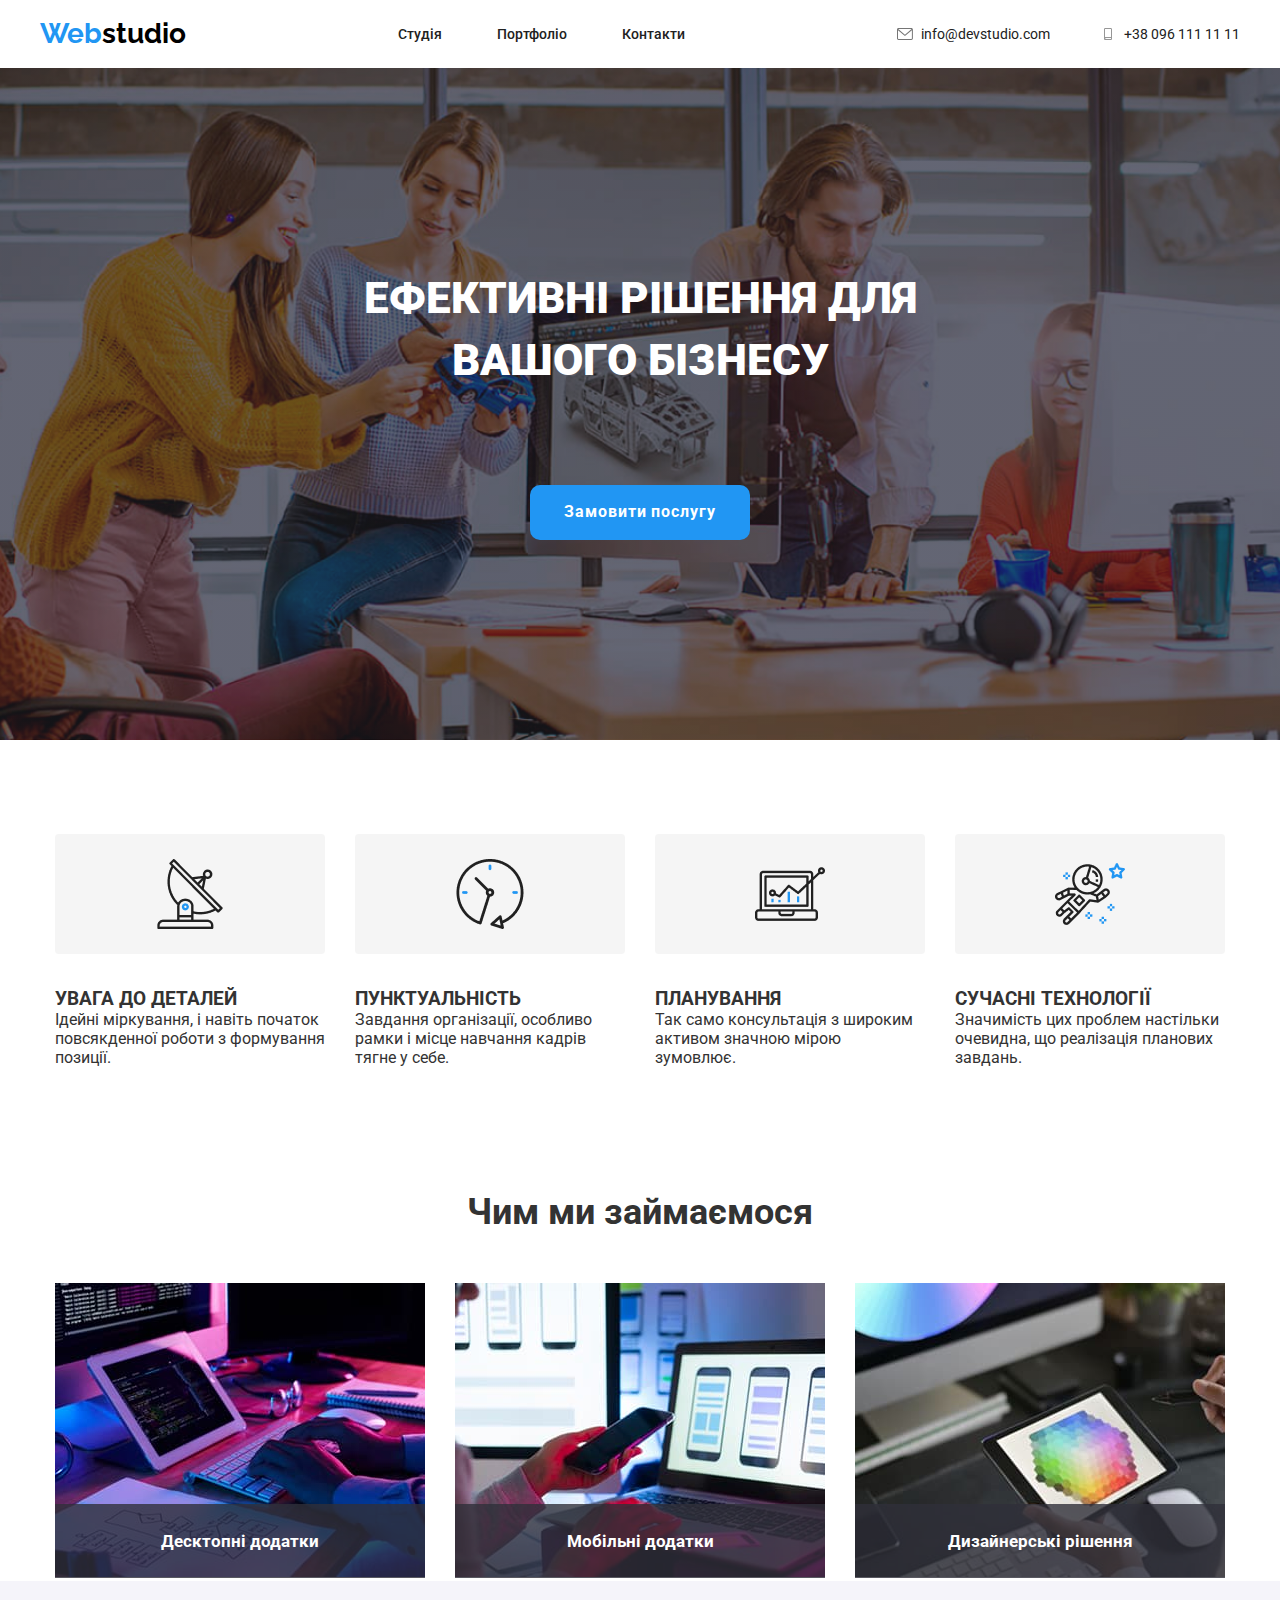
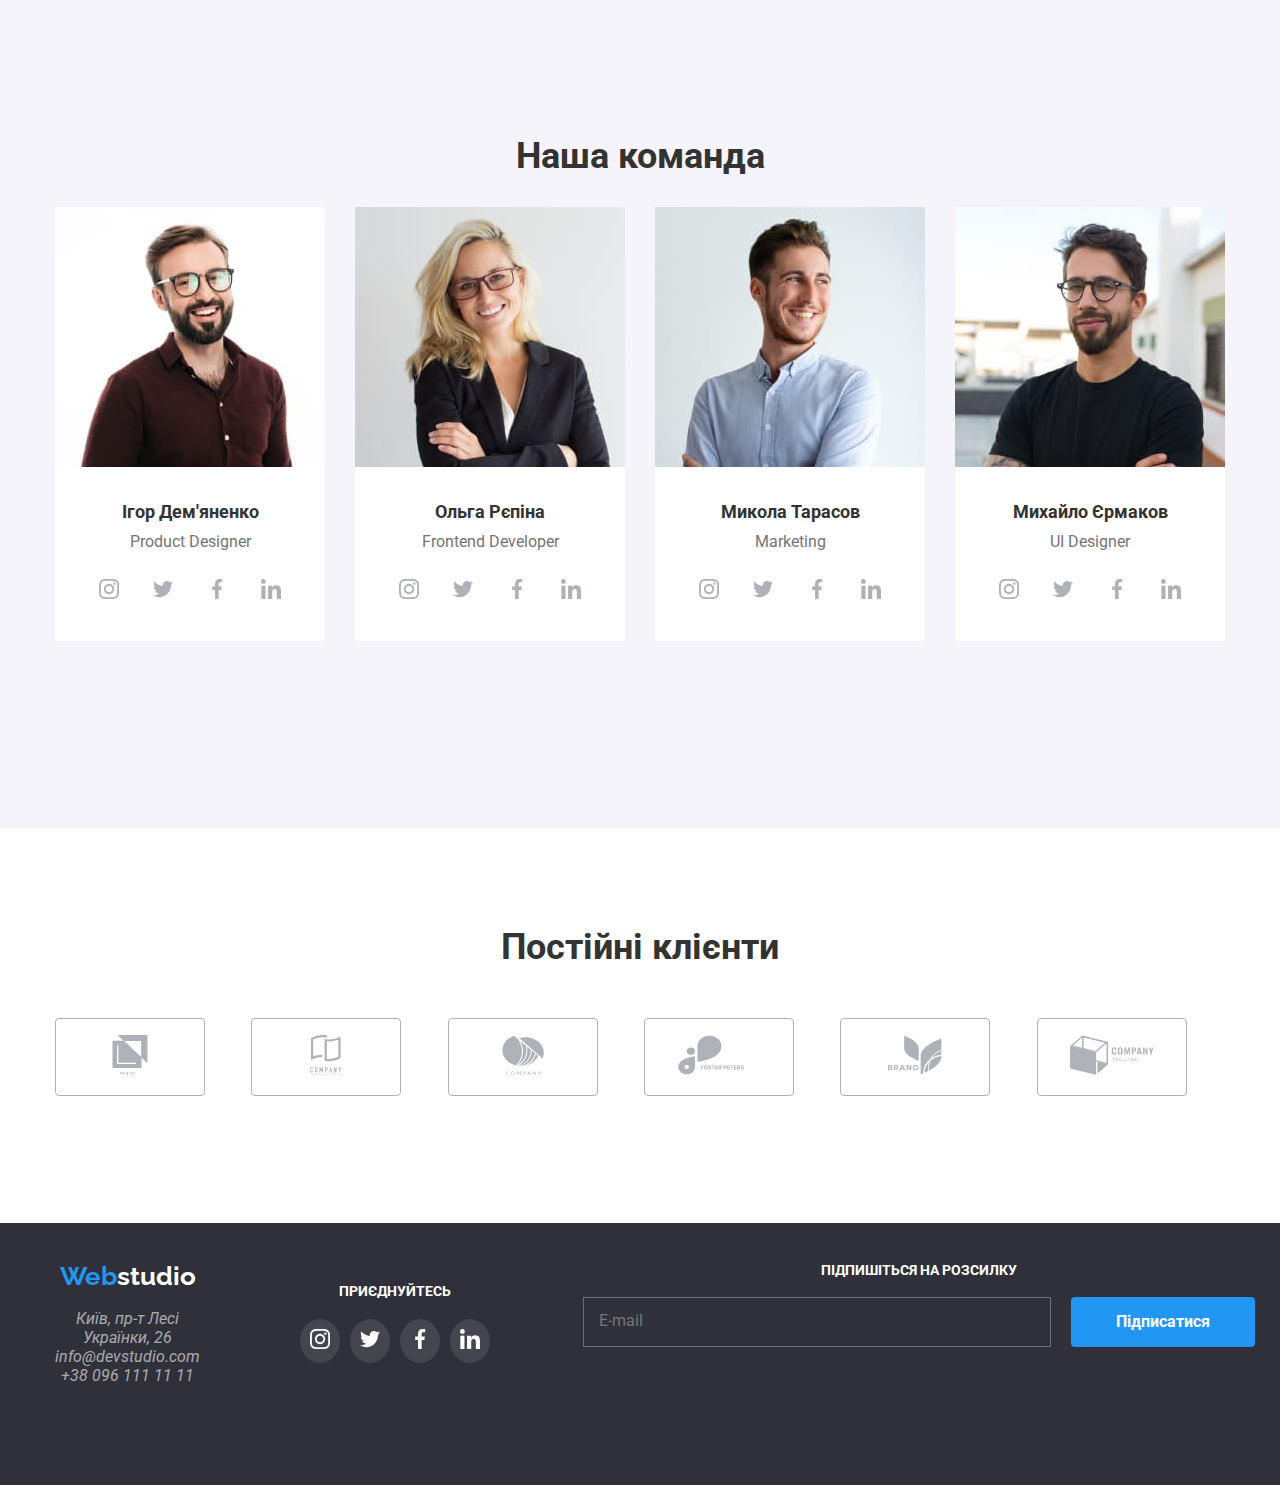
<file: index.html>
<!DOCTYPE html>
<html lang="en">
  <head>
    <meta charset="UTF-8" />
    <meta name="viewport" content="width=device-width, initial-scale=1.0" />
    <title>Webstudio</title>
    <link rel="preconnect" href="https://fonts.googleapis.com" />
    <link rel="preconnect" href="https://fonts.gstatic.com" crossorigin />
    <link
      href="https://fonts.googleapis.com/css2?family=Raleway:ital,wght@0,100..900;1,100..900&family=Roboto:ital,wght@0,100..900;1,100..900&display=swap"
      rel="stylesheet"
    />
    <link rel="stylesheet" href="./css/main.css" />
  </head>
  <body>
    <header class="container header">
      <a class="logo" href="./index.html"><span>Web</span>studio</a>
      <nav class="nav">
        <ul class="nav-list">
          <li class="nav-item"><a class="nav-link" href="">Cтудія</a></li>
          <li class="nav-item">
            <a class="nav-link" href="./portfolio.html">Портфоліо</a>
          </li>
          <li class="nav-item"><a class="nav-link" href="">Контакти</a></li>
        </ul>
      </nav>
      <ul class="header-contact">
        <li class="header-item">
          <a class="contact-email" href="" class="">
            <svg class="header-link">
              <use href="./images/symbol-defs.svg#icon-email"></use>
            </svg>
            info@devstudio.com
          </a>
        </li>
        <li class="header-item">
          <a class="contact-phone" href="">
            <svg class="header-link">
              <use href="./images/symbol-defs.svg#icon-smartphone"></use>
            </svg>
            +38 096 111 11 11</a
          >
        </li>
      </ul>
      <button type="button" data-menu-open class="btn-menu-open">
        <svg class="menu-open-svg">
          <use href="./images/symbol-defs.svg#icon-menu"></use>
        </svg>
      </button>
      <div class="menu is-hidden" data-menu>
        <div class="container">
          <button type="button" data-menu-close class="btn-menu-close">
            <svg class="menu-close-svg">
              <use href="./images/symbol-defs.svg#icon-krestic"></use>
            </svg>
          </button>
          <nav class="nav-menu">
            <ul class="nav-menu-list">
              <li class="nav-menu-item">
                <a class="nav-menu-link" href="">Cтудія</a>
              </li>
              <li class="nav-menu-item">
                <a class="nav-menu-link" href="./portfolio.html">Портфоліо</a>
              </li>
              <li class="nav-menu-item">
                <a class="nav-menu-link" href="">Контакти</a>
              </li>
            </ul>
          </nav>
          <ul class="menu-contact">
            <li class="menu-item">
              <a class="menu-contact-phone" href=""> +38 096 111 11 11</a>
            </li>
            <li class="menu-item">
              <a class="menu-contact-email" href="" class="">
                info@devstudio.com
              </a>
            </li>
          </ul>
          <ul class="menu-program">
            <li class="program-item">
              <a href="" class="program-link">Instagram</a>
            </li>
            <li class="program-item">
              <a href="" class="program-link">Twitter</a>
            </li>
            <li class="program-item">
              <a href="" class="program-link">Facebook</a>
            </li>
            <li class="program-item">
              <a href="" class="program-link">LinkedIn</a>
            </li>
          </ul>
        </div>
      </div>
    </header>
    <main class="main">
      <section class="hero">
        <div class="container">
          <h1 class="hero__title">
            Ефективні рішення для<br />
            вашого бізнесу
          </h1>
          <button type="button" class="hero__button" data-modal-open>
            Замовити послугу
          </button>
        </div>
      </section>
      <section class="features">
        <div class="container">
          <ul class="features-list">
            <li class="feature-item">
              <h3 class="feature-title">УВАГА ДО ДЕТАЛЕЙ</h3>
              <p class="feature-text">
                Ідейні міркування, і навіть початок повсякденної роботи з
                формування позиції.
              </p>
            </li>
            <li class="feature-item">
              <h3 class="feature-title">ПУНКТУАЛЬНІСТЬ</h3>
              <p class="feature-text">
                Завдання організації, особливо рамки і місце навчання кадрів
                тягне у себе.
              </p>
            </li>
            <li class="feature-item">
              <h3 class="feature-title">ПЛАНУВАННЯ</h3>
              <p class="feature-text">
                Так само консультація з широким активом значною мірою зумовлює.
              </p>
            </li>
            <li class="feature-item">
              <h3 class="feature-title">СУЧАСНІ ТЕХНОЛОГІЇ</h3>
              <p class="feature-text">
                Значимість цих проблем настільки очевидна, що реалізація
                планових завдань.
              </p>
            </li>
          </ul>
        </div>
      </section>
      <section class="services">
        <div class="container">
          <h2 class="services__title">Чим ми займаємося</h2>
          <ul class="services__list">
            <li class="services__item">
              <img
                srcset="./images/PershyX1.jpg 1x, ./images/PershyX2.jpg 2x"
                class="services__image"
                src="./images/PershyX1.jpg"
                alt=""
              />
              <p class="services__text">Десктопні додатки</p>
            </li>
            <li class="services__item">
              <img
                srcset="./images/DrygiX1.jpg 1x, ./images/DrygiX2.jpg 2x"
                class="services__image"
                src="./images/DrygiX1.jpg"
                alt=""
              />
              <p class="services__text">Мобільні додатки</p>
            </li>
            <li class="services__item">
              <img
                srcset="./images/tretyX1.jpg 1x, ./images/tretyX2.jpg 2x"
                class="services__image"
                src="./images/tretyX2.jpg"
                alt=""
              />
              <p class="services__text">Дизайнерські рішення</p>
            </li>
          </ul>
        </div>
      </section>
      <section class="team">
        <div class="container">
          <h2 class="team-title">Наша команда</h2>
          <ul class="team-list">
            <li class="team-item">
              <img
                srcset="./images/igorX1.jpg 1x, ./images/igorX2.jpg 2x"
                class="team-photo"
                src="./images/igorX1.jpg"
                alt=""
              />
              <h4 class="member-name">Ігор Дем'яненко</h4>
              <p class="member-role">Product Designer</p>
              <ul class="team-icone">
                <li class="item-icone">
                  <a href="" class="team-link">
                    <svg class="team-svg">
                      <use href="./images/symbol-defs.svg#icon-instagram"></use>
                    </svg>
                  </a>
                </li>
                <li class="item-icone">
                  <a href="" class="team-link">
                    <svg class="team-svg">
                      <use href="./images/symbol-defs.svg#icon-twitter"></use>
                    </svg>
                  </a>
                </li>
                <li class="item-icone">
                  <a href="" class="team-link">
                    <svg class="team-svg">
                      <use href="./images/symbol-defs.svg#icon-facebook"></use>
                    </svg>
                  </a>
                </li>
                <li class="item-icone">
                  <a href="" class="team-link">
                    <svg class="team-svg">
                      <use href="./images/symbol-defs.svg#icon-linkedin"></use>
                    </svg>
                  </a>
                </li>
              </ul>
            </li>
            <li class="team-item">
              <img
                srcset="./images/olgaX1.jpg 1x, ./images/olgaX2.jpg 2x"
                class="team-photo"
                src="./images/olgaX1.jpg"
                alt=""
              />
              <h4 class="member-name">Ольга Рєпіна</h4>
              <p class="member-role">Frontend Developer</p>
              <ul class="team-icone">
                <li class="icone-team">
                  <a href="" class="team-link">
                    <svg class="team-svg">
                      <use href="./images/symbol-defs.svg#icon-instagram"></use>
                    </svg>
                  </a>
                </li>
                <li class="icone-team">
                  <a href="" class="team-link">
                    <svg class="team-svg">
                      <use href="./images/symbol-defs.svg#icon-twitter"></use>
                    </svg>
                  </a>
                </li>
                <li class="icone-team">
                  <a href="" class="team-link">
                    <svg class="team-svg">
                      <use href="./images/symbol-defs.svg#icon-facebook"></use>
                    </svg>
                  </a>
                </li>
                <li class="icone-team">
                  <a href="" class="team-link">
                    <svg class="team-svg">
                      <use href="./images/symbol-defs.svg#icon-linkedin"></use>
                    </svg>
                  </a>
                </li>
              </ul>
            </li>
            <li class="team-item">
              <img
                srcset="./images/mukolaX1.jpg 1x, ./images/mukolaX2.jpg 2x"
                class="team-photo"
                src="./images/mukolaX1.jpg"
                alt=""
              />
              <h4 class="member-name">Микола Тарасов</h4>
              <p class="member-role">Marketing</p>
              <ul class="team-icone">
                <li class="icone-item">
                  <a href="" class="team-link">
                    <svg class="team-svg">
                      <use href="./images/symbol-defs.svg#icon-instagram"></use>
                    </svg>
                  </a>
                </li>
                <li class="icone-item">
                  <a href="" class="team-link">
                    <svg class="team-svg">
                      <use href="./images/symbol-defs.svg#icon-twitter"></use>
                    </svg>
                  </a>
                </li>
                <li class="icone-item">
                  <a href="" class="team-link">
                    <svg class="team-svg">
                      <use href="./images/symbol-defs.svg#icon-facebook"></use>
                    </svg>
                  </a>
                </li>
                <li class="icone-item">
                  <a href="" class="team-link">
                    <svg class="team-svg">
                      <use href="./images/symbol-defs.svg#icon-linkedin"></use>
                    </svg>
                  </a>
                </li>
              </ul>
            </li>
            <li class="team-item">
              <img
                srcset="./images/muxaX1.jpg 1x, ./images/muxaX2.jpg 2x"
                class="team-photo"
                src="./images/muxaX1.jpg"
                alt=""
              />
              <h4 class="member-name">Михайло Єрмаков</h4>
              <p class="member-role">UI Designer</p>
              <div>
                <ul class="team-icone">
                  <li class="icone-item">
                    <a href="" class="team-link">
                      <svg class="team-svg">
                        <use
                          href="./images/symbol-defs.svg#icon-instagram"
                        ></use>
                      </svg>
                    </a>
                  </li>
                  <li class="icone-item">
                    <a href="" class="team-link">
                      <svg class="team-svg">
                        <use href="./images/symbol-defs.svg#icon-twitter"></use>
                      </svg>
                    </a>
                  </li>
                  <li class="icone-item">
                    <a href="" class="team-link">
                      <svg class="team-svg">
                        <use
                          href="./images/symbol-defs.svg#icon-facebook"
                        ></use>
                      </svg>
                    </a>
                  </li>
                  <li class="icone-item">
                    <a href="" class="team-link">
                      <svg class="team-svg">
                        <use
                          href="./images/symbol-defs.svg#icon-linkedin"
                        ></use>
                      </svg>
                    </a>
                  </li>
                </ul>
              </div>
            </li>
          </ul>
        </div>
      </section>
      <section class="customers">
        <div class="container">
          <h2 class="customers-title">Постійні клієнти</h2>
          <ul class="customers-list">
            <li>
              <a href="" class="customers-link">
                <svg class="customers-svg">
                  <use
                    href="./images/symbol-defs.svg#icon-pershi-company"
                  ></use>
                </svg>
              </a>
            </li>
            <li>
              <a href="" class="customers-link">
                <svg class="customers-svg">
                  <use href="./images/symbol-defs.svg#icon-drygi-company"></use>
                </svg>
              </a>
            </li>
            <li>
              <a href="" class="customers-link">
                <svg class="customers-svg">
                  <use href="./images/symbol-defs.svg#icon-trety-company"></use>
                </svg>
              </a>
            </li>
            <li>
              <a href="" class="customers-link">
                <svg class="customers-svg">
                  <use
                    href="./images/symbol-defs.svg#icon-chetverty-company"
                  ></use>
                </svg>
              </a>
            </li>
            <li>
              <a href="" class="customers-link">
                <svg class="customers-svg">
                  <use href="./images/symbol-defs.svg#icon-paty-company"></use>
                </svg>
              </a>
            </li>
            <li>
              <a href="" class="customers-link">
                <svg class="customers-svg">
                  <use
                    href="./images/symbol-defs.svg#icon-shosti-company"
                  ></use>
                </svg>
              </a>
            </li>
          </ul>
        </div>
      </section>
    </main>
    <footer class="footer">
      <div class="container">
        <div class="footer-list">
          <div class="footer-up-line">
            <div class="footer-address">
              <a class="footer-logo logo" href=""><span>Web</span>studio</a>
              <address class="footer-info">
                <ul class="address-list">
                  <li class="address-item">
                    <a class="address-link" href=""
                      >Київ, пр-т Лесі Українки, 26</a
                    >
                  </li>
                  <li class="address-item">
                    <a class="address-link" href="">info@devstudio.com</a>
                  </li>
                  <li class="address-item">
                    <a class="address-link" href="">+38 096 111 11 11</a>
                  </li>
                </ul>
              </address>
            </div>
            <div class="footer-icone-div">
              <h2 class="footer-icone-title">приєднуйтесь</h2>
              <ul class="footer-icone">
                <li class="icone-item">
                  <a href="" class="footer-link">
                    <svg class="footer-svg">
                      <use href="./images/symbol-defs.svg#icon-instagram"></use>
                    </svg>
                  </a>
                </li>
                <li class="icone-item">
                  <a href="" class="footer-link">
                    <svg class="footer-svg">
                      <use href="./images/symbol-defs.svg#icon-twitter"></use>
                    </svg>
                  </a>
                </li>
                <li class="icone-item">
                  <a href="" class="footer-link">
                    <svg class="footer-svg">
                      <use href="./images/symbol-defs.svg#icon-facebook"></use>
                    </svg>
                  </a>
                </li>
                <li class="icone-item">
                  <a href="" class="footer-link">
                    <svg class="footer-svg">
                      <use href="./images/symbol-defs.svg#icon-linkedin"></use>
                    </svg>
                  </a>
                </li>
              </ul>
            </div>
            <div class="mailing">
              <h2 class="mailing-title">Підпишіться на розсилку</h2>
              <div class="mailing-form">
                <input
                  type="email"
                  placeholder="E-mail"
                  class="mailing-input"
                />
                <button type="submit" class="mailing-btn">Підписатися</button>
              </div>
            </div>
          </div>
        </div>
      </div>
    </footer>
    <div class="backdrop is-hidden" data-modal>
      <div class="modal">
        <button type="button" data-modal-close class="close-button">
          <svg class="close-button-svg">
            <use href="./images/symbol-defs.svg#icon-krestic"></use>
          </svg>
        </button>
        <h2 class="modal-title">
          Залиште свої дані, ми вам<br />
          передзвонимо
        </h2>

        <form class="modal-form">
          <label class="modal-ladel"
            >ім'я
            <input type="text" class="modal-input" />
            <svg class="modal-svg">
              <use href="./images/symbol-defs.svg#icon-people"></use>
            </svg>
          </label>

          <label class="modal-ladel"
            >телефон
            <input type="tel" class="modal-input" />
            <svg class="modal-svg">
              <use href="./images/symbol-defs.svg#icon-telephone"></use>
            </svg>
          </label>

          <label class="modal-ladel"
            >пошта
            <input type="email" class="modal-input" />
            <svg class="modal-svg">
              <use href="./images/symbol-defs.svg#icon-poshta"></use>
            </svg>
          </label>

          <label class="modal-ladel"
            >коментар
            <!-- <input
                    type="text"
                    placeholder="Введіть text"
                    class="modal-input-text"
                  /> -->
            <textarea class="modal-input-text"></textarea>
          </label>

          <label class="modal-label-checkbox">
            <input type="checkbox" class="input-checkbox" />
            Погоджуюся з розсилкою та приймаю
            <span><a href="" class="modal-link">Умови договору</a></span>
          </label>
          <button type="submit" class="btn-modal">Відправити</button>
        </form>
      </div>
    </div>
    <script src="./modal.js"></script>
  </body>
</html>
</file>
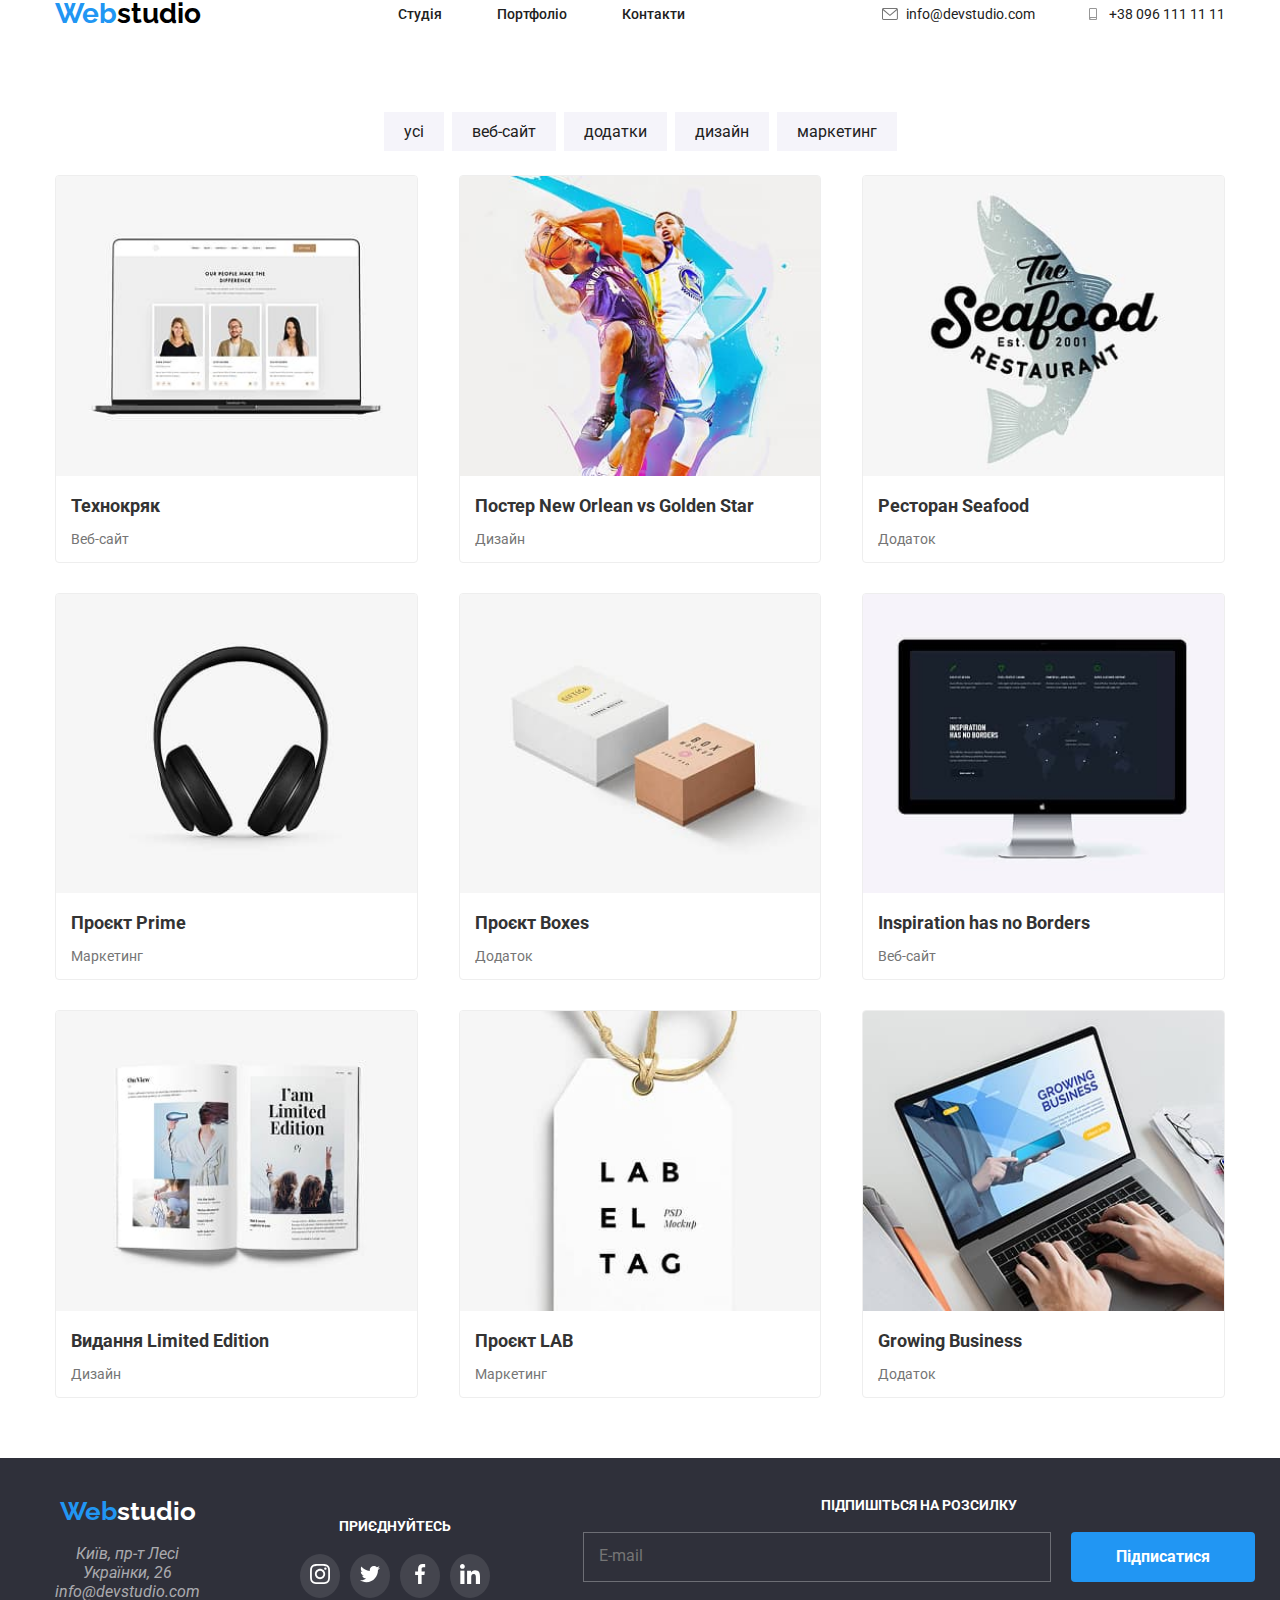
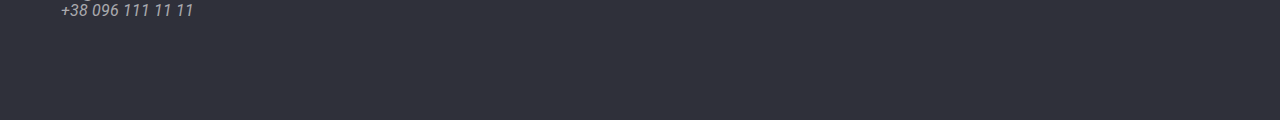
<file: portfolio.html>
<!DOCTYPE html>
<html lang="en">
  <head>
    <meta charset="UTF-8" />
    <meta name="viewport" content="width=device-width, initial-scale=1.0" />
    <title>Портфоліо</title>
    <link rel="preconnect" href="https://fonts.googleapis.com" />
    <link rel="preconnect" href="https://fonts.gstatic.com" crossorigin />
    <link
      href="https://fonts.googleapis.com/css2?family=Raleway:ital,wght@0,100..900;1,100..900&family=Roboto:ital,wght@0,100..900;1,100..900&display=swap"
      rel="stylesheet"
    />
    <link rel="stylesheet" href="./css/portfolio.css" />
  </head>
  <body>
    <header class="container header">
      <a class="logo" href="./index.html"><span>Web</span>studio</a>
      <nav class="nav">
        <ul class="nav-list">
          <li class="nav-item">
            <a class="nav-link" href="./index.html">Cтудія</a>
          </li>
          <li class="nav-item">
            <a class="nav-link" href="./portfolio.html">Портфоліо</a>
          </li>
          <li class="nav-item"><a class="nav-link" href="">Контакти</a></li>
        </ul>
      </nav>
      <ul class="header-contact">
        <li class="header-item">
          <a class="contact-email" href="" class="">
            <svg class="header-link">
              <use href="./images/symbol-defs.svg#icon-email"></use>
            </svg>
            info@devstudio.com
          </a>
        </li>
        <li class="header-item">
          <a class="contact-phone" href="">
            <svg class="header-link">
              <use href="./images/symbol-defs.svg#icon-smartphone"></use>
            </svg>
            +38 096 111 11 11</a
          >
        </li>
      </ul>
      <button type="button" data-menu-open class="btn-menu-open">
        <svg class="menu-open-svg">
          <use href="./images/symbol-defs.svg#icon-menu"></use>
        </svg>
      </button>
      <div class="menu is-hidden" data-menu>
        <div class="container">
          <button type="button" data-menu-close class="btn-menu-close">
            <svg class="menu-close-svg">
              <use href="./images/symbol-defs.svg#icon-krestic"></use>
            </svg>
          </button>
          <nav class="nav-menu">
            <ul class="nav-menu-list">
              <li class="nav-menu-item">
                <a class="nav-menu-link" href="">Cтудія</a>
              </li>
              <li class="nav-menu-item">
                <a class="nav-menu-link" href="./portfolio.html">Портфоліо</a>
              </li>
              <li class="nav-menu-item">
                <a class="nav-menu-link" href="">Контакти</a>
              </li>
            </ul>
          </nav>
          <ul class="menu-contact">
            <li class="menu-item">
              <a class="menu-contact-phone" href=""> +38 096 111 11 11</a>
            </li>
            <li class="menu-item">
              <a class="menu-contact-email" href="" class="">
                info@devstudio.com
              </a>
            </li>
          </ul>
          <ul class="menu-program">
            <li class="program-item">
              <a href="" class="program-link">Instagram</a>
            </li>
            <li class="program-item">
              <a href="" class="program-link">Twitter</a>
            </li>
            <li class="program-item">
              <a href="" class="program-link">Facebook</a>
            </li>
            <li class="program-item">
              <a href="" class="program-link">LinkedIn</a>
            </li>
          </ul>
        </div>
      </div>
    </header>

    <section class="container portfolio">
      <ul class="filter-list">
        <li class="filter-item"><a class="filter-link" href="">усі</a></li>
        <li class="filter-item"><a class="filter-link" href="">веб-сайт</a></li>
        <li class="filter-item"><a class="filter-link" href="">додатки</a></li>
        <li class="filter-item"><a class="filter-link" href="">дизайн</a></li>
        <li class="filter-item">
          <a class="filter-link" href="">маркетинг</a>
        </li>
      </ul>

      <ul class="projects-list">
        <li class="project-item">
          <img
            srcset="./images/noutX1.jpg 1x, ./images/noutX2.jpg 2x"
            class="project-image"
            src="./images/noutX1.jpg"
            alt=""
          />
          <p class="portfolio-text">
            Ресурс пропонує комплексні<br />
            пропозиції з різним рівнем<br />
            функціоналу та сервісів. Все це<br />
            дозволить відвідувачу отримати<br />
            вичерпні відомості про компанію<br />
            чи приватну особу.
          </p>
          <h4 class="project-title">Технокряк</h4>
          <p class="project-category">Веб-сайт</p>
        </li>
        <li class="project-item">
          <img
            srcset="./images/posterX1.jpg 1x, ./images/posterX2.jpg 2x"
            class="project-image"
            src="./images/posterX1.jpg"
            alt=""
          />
          <p class="portfolio-text">
            Ресурс пропонує комплексні<br />
            пропозиції з різним рівнем<br />
            функціоналу та сервісів. Все це<br />
            дозволить відвідувачу отримати<br />
            вичерпні відомості про компанію<br />
            чи приватну особу.
          </p>
          <h4 class="project-title">Постер New Orlean vs Golden Star</h4>
          <p class="project-category">Дизайн</p>
        </li>
        <li class="project-item">
          <img
            srcset="./images/SeafoodX1.jpg 1x, ./images/SeafoodX2.jpg 2x"
            class="project-image"
            src="./images/SeafoodX1.jpg"
            alt=""
          />
          <p class="portfolio-text">
            Ресурс пропонує комплексні<br />
            пропозиції з різним рівнем<br />
            функціоналу та сервісів. Все це<br />
            дозволить відвідувачу отримати<br />
            вичерпні відомості про компанію<br />
            чи приватну особу.
          </p>
          <h4 class="project-title">Ресторан Seafood</h4>
          <p class="project-category">Додаток</p>
        </li>
        <li class="project-item">
          <img
            srcset="./images/naushnikX1.jpg 1x, ./images/naushnikX2.jpg 2x"
            class="project-image"
            src="./images/naushnikX1.jpg"
            alt=""
          />
          <p class="portfolio-text">
            Ресурс пропонує комплексні<br />
            пропозиції з різним рівнем<br />
            функціоналу та сервісів. Все це<br />
            дозволить відвідувачу отримати<br />
            вичерпні відомості про компанію<br />
            чи приватну особу.
          </p>
          <h4 class="project-title">Проєкт Prime</h4>
          <p class="project-category">Маркетинг</p>
        </li>
        <li class="project-item">
          <img
            srcset="./images/korobkaX1.jpg 1x, ./images/korobkaX2.jpg 2x"
            class="project-image"
            src="./images/korobkaX1.jpg"
            alt=""
          />
          <p class="portfolio-text">
            Ресурс пропонує комплексні<br />
            пропозиції з різним рівнем<br />
            функціоналу та сервісів. Все це<br />
            дозволить відвідувачу отримати<br />
            вичерпні відомості про компанію<br />
            чи приватну особу.
          </p>
          <h4 class="project-title">Проєкт Boxes</h4>
          <p class="project-category">Додаток</p>
        </li>
        <li class="project-item">
          <img
            srcset="./images/ekranX1.jpg 1x, ./images/ekranX2.jpg 2x"
            class="project-image"
            src="./images/ekranX1.jpg"
            alt=""
          />
          <p class="portfolio-text">
            Ресурс пропонує комплексні<br />
            пропозиції з різним рівнем<br />
            функціоналу та сервісів. Все це<br />
            дозволить відвідувачу отримати<br />
            вичерпні відомості про компанію<br />
            чи приватну особу.
          </p>
          <h4 class="project-title">Inspiration has no Borders</h4>
          <p class="project-category">Веб-сайт</p>
        </li>
        <li class="project-item">
          <img
            srcset="./images/knugaX1.jpg 1x, ./images/knugaX2.jpg 2x"
            class="project-image"
            src="./images/knugaX1.jpg"
            alt=""
          />
          <p class="portfolio-text">
            Ресурс пропонує комплексні<br />
            пропозиції з різним рівнем<br />
            функціоналу та сервісів. Все це<br />
            дозволить відвідувачу отримати<br />
            вичерпні відомості про компанію<br />
            чи приватну особу.
          </p>
          <h4 class="project-title">Видання Limited Edition</h4>
          <p class="project-category">Дизайн</p>
        </li>
        <li class="project-item">
          <img
            srcset="./images/labX1.jpg 1x, ./images/labX2.jpg 2x"
            class="project-image"
            src="./images/labX1.jpg"
            alt=""
          />
          <p class="portfolio-text">
            Ресурс пропонує комплексні<br />
            пропозиції з різним рівнем<br />
            функціоналу та сервісів. Все це<br />
            дозволить відвідувачу отримати<br />
            вичерпні відомості про компанію<br />
            чи приватну особу.
          </p>
          <h4 class="project-title">Проєкт LAB</h4>
          <p class="project-category">Маркетинг</p>
        </li>
        <li class="project-item">
          <img
            srcset="./images/nout&rukiX1.jpg 1x, ./images/nout&rukiX2.jpg 2x"
            class="project-image"
            src="./images/nout&rukiX1.jpg"
            alt=""
          />
          <p class="portfolio-text">
            Ресурс пропонує комплексні<br />
            пропозиції з різним рівнем<br />
            функціоналу та сервісів. Все це<br />
            дозволить відвідувачу отримати<br />
            вичерпні відомості про компанію<br />
            чи приватну особу.
          </p>
          <h4 class="project-title">Growing Business</h4>
          <p class="project-category">Додаток</p>
        </li>
      </ul>
    </section>
    <footer class="footer">
      <div class="container">
        <div class="footer-list">
          <div class="footer-up-line">
            <div class="footer-address">
              <a class="footer-logo logo" href=""><span>Web</span>studio</a>
              <address class="footer-info">
                <ul class="address-list">
                  <li class="address-item">
                    <a class="address-link" href=""
                      >Київ, пр-т Лесі Українки, 26</a
                    >
                  </li>
                  <li class="address-item">
                    <a class="address-link" href="">info@devstudio.com</a>
                  </li>
                  <li class="address-item">
                    <a class="address-link" href="">+38 096 111 11 11</a>
                  </li>
                </ul>
              </address>
            </div>
            <div class="footer-icone-div">
              <h2 class="footer-icone-title">приєднуйтесь</h2>
              <ul class="footer-icone">
                <li class="icone-item">
                  <a href="" class="footer-link">
                    <svg class="footer-svg">
                      <use href="./images/symbol-defs.svg#icon-instagram"></use>
                    </svg>
                  </a>
                </li>
                <li class="icone-item">
                  <a href="" class="footer-link">
                    <svg class="footer-svg">
                      <use href="./images/symbol-defs.svg#icon-twitter"></use>
                    </svg>
                  </a>
                </li>
                <li class="icone-item">
                  <a href="" class="footer-link">
                    <svg class="footer-svg">
                      <use href="./images/symbol-defs.svg#icon-facebook"></use>
                    </svg>
                  </a>
                </li>
                <li class="icone-item">
                  <a href="" class="footer-link">
                    <svg class="footer-svg">
                      <use href="./images/symbol-defs.svg#icon-linkedin"></use>
                    </svg>
                  </a>
                </li>
              </ul>
            </div>
            <div class="mailing">
              <h2 class="mailing-title">Підпишіться на розсилку</h2>
              <div class="mailing-form">
                <input
                  type="email"
                  placeholder="E-mail"
                  class="mailing-input"
                />
                <button type="submit" class="mailing-btn">Підписатися</button>
              </div>
            </div>
          </div>
        </div>
      </div>
    </footer>
  </body>
</html>
</file>
<file: css/main.css>
.projects-list, .footer-icone, .customers-list, .customers, .team-list, .services__list, .features-list, .features, .nav-list, .header {
  display: -webkit-box;
  display: -ms-flexbox;
  display: flex;
  -webkit-box-align: center;
      -ms-flex-align: center;
          align-items: center;
  -webkit-box-pack: justify;
      -ms-flex-pack: justify;
          justify-content: space-between;
}

* {
  margin: 0;
  padding: 0;
  -webkit-box-sizing: border-box;
          box-sizing: border-box;
}

ul {
  list-style: none;
}

a {
  text-decoration: none;
}

body {
  font-family: "Roboto", sans-serif;
  background-color: #ffffff;
  color: #333333;
}

h1 {
  color: #212121;
}

a {
  color: #212121;
}

.servise {
  margin-bottom: 94px;
}

.is-hidden {
  display: none;
}

.container {
  margin-left: auto;
  margin-right: auto;
  width: 100%;
  padding: 0 15px;
}
@media screen and (min-width: 480px) {
  .container {
    max-width: 480px;
  }
}
@media screen and (min-width: 768px) {
  .container {
    max-width: 768px;
  }
}
@media screen and (min-width: 1200px) {
  .container {
    max-width: 1200px;
  }
}

.logo {
  font-family: "Raleway";
  font-weight: 700;
  font-size: 26px;
  line-height: 100%;
  font-size: 28px;
  font-weight: bold;
  color: #000;
  text-decoration: none;
}

.logo span {
  color: #2196f3;
}

.header {
  -webkit-box-align: center;
      -ms-flex-align: center;
          align-items: center;
  padding: 20px 0;
  -ms-flex-wrap: wrap;
      flex-wrap: wrap;
  gap: 15px;
}

.nav-list {
  display: none;
}
@media screen and (min-width: 768px) {
  .nav-list {
    display: -webkit-box;
    display: -ms-flexbox;
    display: flex;
    gap: 50px;
  }
}
@media screen and (min-width: 1200px) {
  .nav-list {
    display: -webkit-box;
    display: -ms-flexbox;
    display: flex;
    gap: 55px;
  }
}

.nav-link {
  font-family: "Roboto", sans-serif;
  font-weight: 500;
  font-size: 14px;
  -webkit-transition: color 0.5s cubic-bezier(0.4, 0, 0.2, 1);
  transition: color 0.5s cubic-bezier(0.4, 0, 0.2, 1);
  position: relative;
  display: none;
}
@media screen and (min-width: 768px) {
  .nav-link {
    display: -webkit-box;
    display: -ms-flexbox;
    display: flex;
  }
}
@media screen and (min-width: 1200px) {
  .nav-link {
    display: -webkit-box;
    display: -ms-flexbox;
    display: flex;
  }
}

.nav-link:hover {
  color: rgb(33, 150, 243);
}

.nav-link:after {
  content: "";
  display: block;
  background-color: rgb(33, 150, 243);
  width: 100%;
  height: 3px;
  position: absolute;
  left: 0;
  bottom: -20px;
  opacity: 0;
  -webkit-transform: scale(0);
          transform: scale(0);
  -webkit-transition: opacity 0.5s linear, -webkit-transform 0.5s linear;
  transition: opacity 0.5s linear, -webkit-transform 0.5s linear;
  transition: opacity 0.5s linear, transform 0.5s linear;
  transition: opacity 0.5s linear, transform 0.5s linear, -webkit-transform 0.5s linear;
}

.nav-link:hover::after {
  opacity: 1;
  -webkit-transform: scaleX(1);
          transform: scaleX(1);
}

.header-contact {
  display: none;
}
@media screen and (min-width: 768px) {
  .header-contact {
    display: -webkit-box;
    display: -ms-flexbox;
    display: flex;
    -webkit-box-orient: vertical;
    -webkit-box-direction: normal;
        -ms-flex-direction: column;
            flex-direction: column;
    gap: 10px;
  }
}
@media screen and (min-width: 1200px) {
  .header-contact {
    display: -webkit-box;
    display: -ms-flexbox;
    display: flex;
    -webkit-box-orient: horizontal;
    -webkit-box-direction: normal;
        -ms-flex-direction: row;
            flex-direction: row;
    gap: 50px;
  }
}

.contact-email,
.contact-phone {
  position: relative;
  color: #212121;
  text-decoration: none;
  font-size: 14px;
  display: inline-block;
  padding-left: 24px;
  -webkit-transition: color 0.3s;
  transition: color 0.3s;
  display: none;
}
@media screen and (min-width: 768px) {
  .contact-email,
  .contact-phone {
    display: -webkit-box;
    display: -ms-flexbox;
    display: flex;
  }
}
@media screen and (min-width: 1200px) {
  .contact-email,
  .contact-phone {
    display: -webkit-box;
    display: -ms-flexbox;
    display: flex;
  }
}

.contact-email .header-link,
.contact-phone .header-link {
  position: absolute;
  left: 0;
  top: 50%;
  -webkit-transform: translateY(-50%);
          transform: translateY(-50%);
  width: 16px;
  height: 12px;
  fill: rgb(117, 117, 117);
  -webkit-transition: fill 250ms cubic-bezier(0.4, 0, 0.2, 1), color 250ms cubic-bezier(0.4, 0, 0.2, 1);
  transition: fill 250ms cubic-bezier(0.4, 0, 0.2, 1), color 250ms cubic-bezier(0.4, 0, 0.2, 1);
  display: none;
}
@media screen and (min-width: 768px) {
  .contact-email .header-link,
  .contact-phone .header-link {
    display: -webkit-box;
    display: -ms-flexbox;
    display: flex;
  }
}
@media screen and (min-width: 1200px) {
  .contact-email .header-link,
  .contact-phone .header-link {
    display: -webkit-box;
    display: -ms-flexbox;
    display: flex;
  }
}

.contact-email:hover,
.contact-phone:hover {
  color: rgb(33, 150, 243);
}

.contact-email:hover .header-link,
.contact-phone:hover .header-link {
  fill: rgb(33, 150, 243);
}

.btn-menu-open {
  display: inline-block;
  background-color: transparent;
  border: none;
}
@media screen and (min-width: 768px) {
  .btn-menu-open {
    display: none;
  }
}

.menu-open-svg {
  width: 24px;
  height: 16px;
}

.menu {
  position: fixed;
  background-color: #fff;
  top: 0;
  left: 0;
  width: 100vw;
  height: 100vh;
}

.btn-menu-close {
  display: -webkit-box;
  display: -ms-flexbox;
  display: flex;
  border: none;
}

.menu-close-svg {
  width: 18px;
  height: 18px;
  position: absolute;
  top: 21px;
  right: 175px;
}

.nav-menu-list {
  display: -webkit-box;
  display: -ms-flexbox;
  display: flex;
  -webkit-box-orient: vertical;
  -webkit-box-direction: normal;
      -ms-flex-direction: column;
          flex-direction: column;
  margin-top: 48px;
  margin-bottom: 320px;
}

.nav-menu-item {
  padding-bottom: 36px;
}

.nav-menu-link {
  font-family: "Roboto", sans-serif;
  font-weight: 500;
  font-size: 40px;
  line-height: 100%;
  letter-spacing: 2%;
  color: black;
}

.menu-contact {
  margin-bottom: 64px;
}

.menu-item {
  margin-bottom: 32px;
}

.menu-contact-email {
  font-family: "Roboto", sans-serif;
  font-weight: 500;
  font-size: 24px;
  line-height: 100%;
  letter-spacing: 2%;
  color: rgb(117, 117, 117);
}

.menu-contact-phone {
  font-family: "Roboto", sans-serif;
  font-weight: 500;
  font-size: 34px;
  line-height: 100%;
  letter-spacing: 2%;
}

.menu-program {
  display: -webkit-box;
  display: -ms-flexbox;
  display: flex;
  gap: 40px;
}

.program-item {
  font-family: "Roboto", sans-serif;
  font-weight: 500;
  font-size: 18px;
  line-height: 22px;
  letter-spacing: 2%;
  position: relative;
}

.program-link {
  color: rgb(33, 150, 243);
}

.program-link::after {
  content: "";
  display: block;
  position: absolute;
  top: 0;
  left: 90px;
  width: 1px;
  height: 100%;
  background-color: rgba(33, 33, 33, 0.2);
}

.hero {
  text-align: center;
  padding: 200px 0;
  background-image: -webkit-gradient(linear, left bottom, left top, from(rgba(47, 48, 58, 0.4)), to(rgba(47, 48, 58, 0.4))), url(./../images/sima.png);
  background-image: linear-gradient(to top, rgba(47, 48, 58, 0.4), rgba(47, 48, 58, 0.4)), url(./../images/sima.png);
  /* background-color: rgba(47, 48, 58, 1); */
  margin-bottom: 94px;
  background-repeat: no-repeat;
  background-size: cover;
  background-position: center;
  width: 100%;
}
.hero__title {
  font-family: "Roboto", sans-serif;
  color: #fff;
  font-size: 26px;
  font-weight: 700;
  margin-bottom: 94px;
  line-height: 1.4;
}
@media screen and (min-width: 480px) {
  .hero__title {
    font-weight: 900;
    font-size: 44px;
  }
}
@media screen and (min-width: 768px) {
  .hero__title {
    font-weight: 900;
    font-size: 44px;
    text-transform: uppercase;
  }
}
.hero__button {
  font-family: "Roboto", sans-serif;
  font-weight: 700;
  font-size: 16px;
  letter-spacing: 0.06em;
  line-height: 1.9;
  border-radius: 4px;
  color: #fff;
  background-color: rgb(33, 150, 243);
  padding: 10px 32px;
  border-color: transparent;
  border-radius: 10px;
  cursor: pointer;
}

.features {
  margin-bottom: 94px;
}

.features-list {
  -webkit-box-orient: vertical;
  -webkit-box-direction: normal;
      -ms-flex-direction: column;
          flex-direction: column;
  margin-bottom: 30px;
  -webkit-box-align: stretch;
      -ms-flex-align: stretch;
          align-items: stretch;
}
@media screen and (min-width: 768px) {
  .features-list {
    display: grid;
    grid-template-columns: repeat(2, 1fr);
    grid-template-rows: repeat(2, 1fr);
    gap: 30px;
  }
}
@media screen and (min-width: 1200px) {
  .features-list {
    display: grid;
    grid-template-columns: repeat(4, 1fr);
    grid-template-rows: repeat(1, 1fr);
    gap: 30px;
  }
}

.feature-item::before {
  content: "";
  display: inline-block;
  width: 270px;
  height: 120px;
  background-repeat: no-repeat;
  background-position: center;
  border-radius: 4px;
  background-color: #f5f5f5;
  margin-bottom: 30px;
}
@media screen and (min-width: 480px) {
  .feature-item::before {
    width: 100%;
  }
}
@media screen and (min-width: 1200px) {
  .feature-item::before {
    margin-bottom: 30px;
  }
}

.feature-item:nth-child(1)::before {
  background-image: url(./../images/antenna.png);
}

.feature-item:nth-child(2)::before {
  background-image: url(./../images/clock.png);
}

.feature-item:nth-child(3)::before {
  background-image: url(./../images/diagram.png);
}

.feature-item:nth-child(4)::before {
  background-image: url(./../images/astronaut.png);
}

.services {
  display: none;
}
@media screen and (min-width: 1200px) {
  .services {
    display: block;
  }
}
.services__title {
  font-family: "Roboto", sans-serif;
  font-weight: 700;
  font-size: 36px;
  text-align: center;
}
.services__list {
  gap: 30px;
  margin-top: 50px;
}
.services__image {
  width: 100%;
}
.services__item {
  position: relative;
}
.services__text {
  font-family: "Roboto", sans-serif;
  font-weight: 700;
  font-size: 17px;
  text-align: center;
  padding: 27px;
  color: rgb(255, 255, 255);
  position: absolute;
  bottom: 3px;
  width: 100%;
  background-color: rgba(47, 48, 58, 0.8);
}

.team {
  background-color: #f5f4fa;
  padding-top: 94px;
  padding-bottom: 94px;
}
@media screen and (min-width: 768px) {
  .team {
    display: -webkit-box;
    display: -ms-flexbox;
    display: flex;
  }
}
.team-list {
  -webkit-box-orient: vertical;
  -webkit-box-direction: normal;
      -ms-flex-direction: column;
          flex-direction: column;
  gap: 30px;
}
@media screen and (min-width: 768px) {
  .team-list {
    display: grid;
    grid-template-columns: repeat(2, 1fr);
    grid-template-rows: repeat(2, 1fr);
    grid-column-gap: 30px;
    grid-row-gap: 30px;
  }
}
@media screen and (min-width: 1200px) {
  .team-list {
    display: -webkit-box;
    display: -ms-flexbox;
    display: flex;
    -webkit-box-orient: horizontal;
    -webkit-box-direction: normal;
        -ms-flex-direction: row;
            flex-direction: row;
  }
}

.team-icone {
  display: -webkit-box;
  display: -ms-flexbox;
  display: flex;
  -webkit-box-pack: center;
      -ms-flex-pack: center;
          justify-content: center;
  gap: 10px;
}
@media screen and (min-width: 768px) and (max-width: 1199px) {
  .team-icone {
    padding-left: 0px;
  }
}

.team-item {
  background-color: #fff;
  text-align: center;
  width: 100%;
  padding-bottom: 30px;
  margin-bottom: 94px;
}
.team-item:hover {
  -webkit-box-shadow: 0px 2px 1px 0px rgba(0, 0, 0, 0.2), 0px 1px 1px 0px rgba(0, 0, 0, 0.1411764706), 0px 1px 3px 0px rgba(0, 0, 0, 0.1215686275);
          box-shadow: 0px 2px 1px 0px rgba(0, 0, 0, 0.2), 0px 1px 1px 0px rgba(0, 0, 0, 0.1411764706), 0px 1px 3px 0px rgba(0, 0, 0, 0.1215686275);
}

.team-title {
  text-align: center;
  margin-top: 60px;
  margin-bottom: 30px;
  font-size: 36px;
  font-weight: 700px;
}
.team-member {
  text-align: center;
  background-color: #ffffff;
  padding: 20px;
}
.team-photo {
  -webkit-box-orient: horizontal;
  -webkit-box-direction: normal;
      -ms-flex-direction: row;
          flex-direction: row;
  width: 100%;
  height: auto;
  -webkit-box-pack: justify;
      -ms-flex-pack: justify;
          justify-content: space-between;
}
@media screen and (min-width: 768px) {
  .team-photo {
    width: 344px;
    height: 344px;
  }
}
@media screen and (min-width: 1200px) {
  .team-photo {
    width: 100%;
    height: 260px;
  }
}

.member-name {
  margin-top: 30px;
  margin-bottom: 10px;
  font-size: 18px;
  font-weight: bold;
}
.member-role {
  color: #757575;
  margin-bottom: 16px;
}
.team-link {
  display: -webkit-box;
  display: -ms-flexbox;
  display: flex;
  -webkit-box-align: center;
      -ms-flex-align: center;
          align-items: center;
  padding: 12px;
  border-radius: 50%;
  color: rgb(175, 177, 184);
  -webkit-transition: background-color 0.3s, border 0.3s, fill 0.3s;
  transition: background-color 0.3s, border 0.3s, fill 0.3s;
}

.team-link:hover,
.team-link:focus {
  background-color: rgb(33, 150, 243);
  color: #fff;
}

.team-link:hover .team-svg,
.team-link:focus .team-svg {
  fill: #fff;
}

.team-svg {
  width: 20px;
  height: 20px;
  fill: rgb(175, 177, 184);
  -webkit-transition: background-color 250ms cubic-bezier(0.4, 0, 0.2, 1), fill 250ms cubic-bezier(0.4, 0, 0.2, 1);
  transition: background-color 250ms cubic-bezier(0.4, 0, 0.2, 1), fill 250ms cubic-bezier(0.4, 0, 0.2, 1);
}

.customers-title {
  font-family: "Roboto", sans-serif;
  font-weight: 700px;
  font-size: 36px;
  text-align: center;
  margin-top: 97px;
}
@media screen and (min-width: 480px) {
  .customers-title {
    font-size: 28px;
  }
}
@media screen and (min-width: 768px) {
  .customers-title {
    font-size: 28px;
  }
}
@media screen and (min-width: 1200px) {
  .customers-title {
    font-size: 36px;
  }
}

.customers-list {
  gap: 30px;
  margin-top: 50px;
  margin-bottom: 97px;
}
@media screen and (min-width: 480px) {
  .customers-list {
    display: grid;
    grid-template-columns: repeat(2, 1fr);
    grid-template-rows: repeat(3, 1fr);
    gap: 8px;
  }
}
@media screen and (min-width: 768px) {
  .customers-list {
    display: grid;
    grid-template-columns: repeat(3, 1fr);
    grid-template-rows: repeat(2, 1fr);
    gap: 8px;
  }
}
@media screen and (min-width: 1200px) {
  .customers-list {
    display: grid;
    grid-template-columns: repeat(6, 1fr);
    grid-template-rows: repeat(1, 1fr);
    gap: 8px;
  }
}

.customers-link {
  display: inline-block;
  border: 1px solid rgb(175, 177, 184);
  border-radius: 4px;
}
@media screen and (min-width: 480px) {
  .customers-link {
    padding: 16px 52px;
    margin-bottom: 30px;
  }
}
@media screen and (min-width: 768px) {
  .customers-link {
    padding: 16px 60px;
  }
}
@media screen and (min-width: 1200px) {
  .customers-link {
    padding: 16px 32px;
  }
}

.customers-link:hover,
.customers-link:focus {
  border: 1px solid rgb(33, 150, 243);
  -webkit-transition: fill 0.3s;
  transition: fill 0.3s;
}

.customers-link:hover .customers-svg,
.customers-link:focus .customers-svg {
  fill: rgb(33, 150, 243);
  -webkit-transition: fill 0.3s;
  transition: fill 0.3s;
}

.customers-svg {
  width: 84px;
  height: 40px;
  fill: rgb(175, 177, 184);
}

.footer {
  background-color: #2f303a;
  color: #fff;
  padding: 40px 0;
}

@media screen and (min-width: 768px) {
  .footer-up-line {
    display: -webkit-box;
    display: -ms-flexbox;
    display: flex;
    -webkit-box-orient: horizontal;
    -webkit-box-direction: normal;
        -ms-flex-direction: row;
            flex-direction: row;
    -ms-flex-wrap: wrap;
        flex-wrap: wrap;
    -webkit-box-pack: center;
        -ms-flex-pack: center;
            justify-content: center;
  }
}
@media screen and (min-width: 1200px) {
  .footer-up-line {
    -ms-flex-wrap: nowrap;
        flex-wrap: nowrap;
  }
}

.footer-list {
  display: -webkit-box;
  display: -ms-flexbox;
  display: flex;
  -webkit-box-orient: vertical;
  -webkit-box-direction: normal;
      -ms-flex-direction: column;
          flex-direction: column;
  -webkit-box-align: center;
      -ms-flex-align: center;
          align-items: center;
  gap: 40px;
}
@media screen and (min-width: 768px) {
  .footer-list {
    -webkit-box-orient: horizontal;
    -webkit-box-direction: normal;
        -ms-flex-direction: row;
            flex-direction: row;
    -ms-flex-wrap: wrap;
        flex-wrap: wrap;
    -webkit-box-pack: justify;
        -ms-flex-pack: justify;
            justify-content: space-between;
  }
}
@media screen and (min-width: 1200px) {
  .footer-list {
    -webkit-box-orient: horizontal;
    -webkit-box-direction: normal;
        -ms-flex-direction: row;
            flex-direction: row;
    -ms-flex-wrap: nowrap;
        flex-wrap: nowrap;
    -webkit-box-pack: justify;
        -ms-flex-pack: justify;
            justify-content: space-between;
  }
}

.footer-logo {
  font-family: "Raleway";
  font-weight: 700;
  font-size: 26px;
  color: #fff;
  text-decoration: none;
  text-align: center;
}

.footer-address {
  padding: 0;
  text-align: center;
  margin-bottom: 60px;
}
.footer-info {
  padding-top: 20px;
}

.address-link {
  gap: 8px;
  color: rgba(255, 255, 255, 0.6);
}

.footer-icone-div {
  padding: 0;
  text-align: center;
}
@media screen and (min-width: 768px) {
  .footer-icone-div {
    width: 50%;
  }
}
@media screen and (min-width: 1200px) {
  .footer-icone-div {
    padding-left: 30px;
    margin-left: 70px;
    margin-right: 93px;
  }
}

.footer-icone-title {
  font-family: "Roboto", sans-serif;
  font-weight: 700;
  font-size: 14px;
  text-transform: uppercase;
  margin-top: 20px;
  text-align: center;
}
@media screen and (min-width: 1200px) {
  .footer-icone-title {
    text-align: center;
  }
}

.footer-icone {
  gap: 10px;
  padding-top: 20px;
  -webkit-box-pack: center;
      -ms-flex-pack: center;
          justify-content: center;
}

.footer-link {
  display: inline-block;
  padding: 10px;
  border-radius: 50%;
  background-color: rgba(255, 255, 255, 0.1);
  color: #fff;
  -webkit-transition: background-color 0.3s, border 0.3s, fill 0.3s;
  transition: background-color 0.3s, border 0.3s, fill 0.3s;
}

.footer-link:hover,
.footer-link:focus {
  background-color: rgb(33, 150, 243);
}

.footer-link:hover .footer-svg,
.footer-link:focus .footer-svg {
  fill: #fff;
}

.footer-svg {
  width: 20px;
  height: 20px;
  fill: #fff;
  -webkit-transition: background-color 250ms cubic-bezier(0.4, 0, 0.2, 1), fill 250ms cubic-bezier(0.4, 0, 0.2, 1);
  transition: background-color 250ms cubic-bezier(0.4, 0, 0.2, 1), fill 250ms cubic-bezier(0.4, 0, 0.2, 1);
}

.mailing {
  margin-top: 60px;
}
@media screen and (min-width: 1200px) {
  .mailing {
    margin-top: 0px;
  }
}

.mailing-title {
  font-family: "Roboto", sans-serif;
  font-weight: 700;
  font-size: 14px;
  line-height: 100%;
  letter-spacing: 3%;
  text-transform: uppercase;
  text-align: center;
}

.mailing-form {
  display: -webkit-box;
  display: -ms-flexbox;
  display: flex;
  -webkit-box-orient: vertical;
  -webkit-box-direction: normal;
      -ms-flex-direction: column;
          flex-direction: column;
  -webkit-box-align: center;
      -ms-flex-align: center;
          align-items: center;
  gap: 20px;
}
@media screen and (min-width: 1200px) {
  .mailing-form {
    -webkit-box-orient: horizontal;
    -webkit-box-direction: normal;
        -ms-flex-direction: row;
            flex-direction: row;
  }
}

.mailing-input {
  width: 100%;
  height: 50px;
  margin-bottom: 20px;
  padding-left: 15px;
  border: 1px solid rgba(255, 255, 255, 0.3);
  background-color: #2f303a;
  color: #fff;
  margin-top: 20px;
  margin-left: 140px;
  margin-right: 140px;
}
@media screen and (min-width: 768px) {
  .mailing-input {
    margin-left: 140px;
    margin-right: 140px;
  }
}
@media screen and (min-width: 1200px) {
  .mailing-input {
    width: 468px;
    margin-left: 0px;
    margin-right: 0px;
  }
}

.mailing-input::-webkit-input-placeholder {
  font-family: "Roboto", sans-serif;
  font-weight: 400;
  font-size: 16px;
  line-height: 20px;
  letter-spacing: 3%;
}

.mailing-input::-moz-placeholder {
  font-family: "Roboto", sans-serif;
  font-weight: 400;
  font-size: 16px;
  line-height: 20px;
  letter-spacing: 3%;
}

.mailing-input:-ms-input-placeholder {
  font-family: "Roboto", sans-serif;
  font-weight: 400;
  font-size: 16px;
  line-height: 20px;
  letter-spacing: 3%;
}

.mailing-input::-ms-input-placeholder {
  font-family: "Roboto", sans-serif;
  font-weight: 400;
  font-size: 16px;
  line-height: 20px;
  letter-spacing: 3%;
}

.mailing-input::placeholder {
  font-family: "Roboto", sans-serif;
  font-weight: 400;
  font-size: 16px;
  line-height: 20px;
  letter-spacing: 3%;
}

.mailing-btn {
  font-family: "Roboto", sans-serif;
  font-weight: 700;
  font-size: 16px;
  line-height: 30px;
  letter-spacing: 6%;
  background-color: rgb(33, 150, 243);
  color: #fff;
  border: none;
  border-radius: 4px;
  padding-left: 45px;
  padding-right: 45px;
  padding-top: 10px;
  padding-bottom: 10px;
  margin: 0;
}
@media screen and (min-width: 768px) {
  .mailing-btn {
    display: -webkit-box;
    display: -ms-flexbox;
    display: flex;
    -webkit-box-pack: start;
        -ms-flex-pack: start;
            justify-content: start;
  }
}
@media screen and (min-width: 1200px) {
  .mailing-btn {
    margin-top: 0px;
    margin-right: 0px;
    margin-left: 0px;
    position: relative;
  }
}

.projects-list {
  -ms-flex-wrap: wrap;
      flex-wrap: wrap;
  gap: 30px;
  list-style: none;
  padding-bottom: 60px;
}

.project-item {
  position: relative;
  width: 31%;
  border: 1px solid #eeeeee;
  border-radius: 4px;
  background-color: #fff;
  overflow: hidden;
}
@media screen and (min-width: 480px) {
  .project-item {
    width: 100%;
  }
}
@media screen and (min-width: 768px) {
  .project-item {
    width: 45%;
  }
}
@media screen and (min-width: 1200px) {
  .project-item {
    width: 31%;
  }
}

.project-image {
  width: 100%;
}

.project-title {
  font-family: "Roboto", sans-serif;
  font-weight: bold;
  font-size: 18px;
  margin: 15px;
}

.project-category {
  font-size: 14px;
  color: #757575;
  margin: 0 15px 15px 15px;
}

.portfolio-text {
  font-family: "Roboto", sans-serif;
  font-weight: 400;
  font-size: 18px;
  color: #fff;
  padding-top: 64px;
  padding-left: 24px;
  overflow: hidden;
  background-color: rgba(33, 150, 243, 0.9);
  position: absolute;
  top: 0;
  left: 0;
  width: 100%;
  height: 294px;
  -webkit-transform: translateY(150%);
          transform: translateY(150%);
  -webkit-transition: -webkit-transform 250ms cubic-bezier(0.4, 0, 0.2, 1);
  transition: -webkit-transform 250ms cubic-bezier(0.4, 0, 0.2, 1);
  transition: transform 250ms cubic-bezier(0.4, 0, 0.2, 1);
  transition: transform 250ms cubic-bezier(0.4, 0, 0.2, 1), -webkit-transform 250ms cubic-bezier(0.4, 0, 0.2, 1);
}
@media screen and (min-width: 480px) {
  .portfolio-text {
    height: 355px;
  }
}
@media screen and (min-width: 768px) {
  .portfolio-text {
    height: 270px;
  }
}
@media screen and (min-width: 1200px) {
  .portfolio-text {
    height: 294px;
  }
}

.project-item:hover .portfolio-text,
.project-item:focus .portfolio-text {
  -webkit-transform: translate(0);
          transform: translate(0);
}

.backdrop {
  position: fixed;
  top: 0;
  left: 0;
  width: 100vw;
  height: 100vh;
  background-color: rgba(0, 0, 0, 0.2);
  z-index: 100;
  -webkit-transition: opacity 400ms ease-in-out, visibility 400ms ease-in-out;
  transition: opacity 400ms ease-in-out, visibility 400ms ease-in-out;
}

.modal {
  padding: 24px 40px 40px;
  width: 488px;
  height: auto;
  background-color: #fff;
  border-radius: 4px;
  -webkit-box-shadow: 0px 2px 1px 0px rgba(0, 0, 0, 0.2), 0px 1px 3px 0px rgba(0, 0, 0, 0.12), 0px 1px 1px 0px rgba(0, 0, 0, 0.14);
          box-shadow: 0px 2px 1px 0px rgba(0, 0, 0, 0.2), 0px 1px 3px 0px rgba(0, 0, 0, 0.12), 0px 1px 1px 0px rgba(0, 0, 0, 0.14);
  position: relative;
  top: 50%;
  left: 50%;
  -webkit-transform: translate(-50%, -50%);
          transform: translate(-50%, -50%);
  -webkit-transition: opacity 250ms cubic-bezier(0.4, 0, 0.2, 1) ease-in-out;
  transition: opacity 250ms cubic-bezier(0.4, 0, 0.2, 1) ease-in-out;
}

.modal-title {
  font-family: "Roboto", sans-serif;
  font-weight: 700;
  font-size: 20px;
  text-align: center;
}

.modal-ladel {
  font-family: "Roboto", sans-serif;
  font-weight: 400;
  font-size: 12px;
  color: rgb(117, 117, 117);
  display: block;
  width: 100%;
  position: relative;
}

.modal-label-text {
  margin-bottom: 4px;
  text-align: start;
  margin-left: 40px;
}

.modal-input {
  height: 40px;
  padding-left: 36px;
}

.modal-input,
.modal-input-text {
  width: 100%;
  border: 1px solid rgba(33, 33, 33, 0.2);
  border-radius: 4px;
  outline: none;
  -webkit-transition: border 250ms cubic-bezier(0.4, 0, 0.2, 1);
  transition: border 250ms cubic-bezier(0.4, 0, 0.2, 1);
}

.modal-input-text {
  display: block;
  height: 120px;
  padding: 12px 16px;
  resize: none;
}

.modal-input::-webkit-input-placeholder {
  font-family: "Roboto", sans-serif;
  font-weight: 400;
  font-size: 12px;
  padding-top: 13px;
  color: rgba(117, 117, 117, 0.5);
}

.modal-input::-moz-placeholder {
  font-family: "Roboto", sans-serif;
  font-weight: 400;
  font-size: 12px;
  padding-top: 13px;
  color: rgba(117, 117, 117, 0.5);
}

.modal-input:-ms-input-placeholder {
  font-family: "Roboto", sans-serif;
  font-weight: 400;
  font-size: 12px;
  padding-top: 13px;
  color: rgba(117, 117, 117, 0.5);
}

.modal-input::-ms-input-placeholder {
  font-family: "Roboto", sans-serif;
  font-weight: 400;
  font-size: 12px;
  padding-top: 13px;
  color: rgba(117, 117, 117, 0.5);
}

.modal-input::placeholder {
  font-family: "Roboto", sans-serif;
  font-weight: 400;
  font-size: 12px;
  padding-top: 13px;
  color: rgba(117, 117, 117, 0.5);
}

.modal-label-checkbox {
  font-family: "Roboto", sans-serif;
  font-weight: 400;
  font-size: 14px;
  color: rgb(117, 117, 117);
  margin-top: 20px;
}

.input-checkbox {
  width: 16px;
  height: 15px;
  margin-top: 10px;
  border: rgb(33, 33, 33);
}

.modal-label-checkbox span {
  font-family: "Roboto", sans-serif;
  font-weight: 400;
  font-size: 14px;
  text-decoration: underline;
  color: rgb(33, 150, 243);
}

.modal-link {
  color: rgb(33, 150, 243);
}

.btn-modal {
  font-family: "Roboto", sans-serif;
  font-weight: 700;
  font-size: 16px;
  width: 200px;
  height: 50px;
  border-radius: 4px;
  border: none;
  color: #fff;
  background-color: rgb(33, 150, 243);
  -webkit-box-shadow: 0px 4px 4px 0px rgba(0, 0, 0, 0.15);
          box-shadow: 0px 4px 4px 0px rgba(0, 0, 0, 0.15);
  margin-top: 20px;
}

.modal-svg {
  width: 12px;
  height: 12px;
  position: absolute;
  top: 50%;
  left: 12px;
}

.modal-form {
  display: -webkit-box;
  display: -ms-flexbox;
  display: flex;
  -webkit-box-orient: vertical;
  -webkit-box-direction: normal;
      -ms-flex-direction: column;
          flex-direction: column;
  gap: 10px;
  -webkit-box-align: center;
      -ms-flex-align: center;
          align-items: center;
}

.close-button {
  width: 30px;
  height: 30px;
  border-radius: 100px;
  border: 1px solid rgba(0, 0, 0, 0.1);
  background-color: #fff;
  position: absolute;
  top: 10px;
  right: 12px;
}

.backdrop.is-hidden {
  opacity: 0;
  visibility: hidden;
}

.close-button-svg {
  width: 11px;
  height: 11px;
}

.no-scroll {
  overflow: hidden;
}
</file>
<file: css/portfolio.css>
.footer-icone, .projects-list, .nav-list, .header {
  display: -webkit-box;
  display: -ms-flexbox;
  display: flex;
  -webkit-box-align: center;
      -ms-flex-align: center;
          align-items: center;
  -webkit-box-pack: justify;
      -ms-flex-pack: justify;
          justify-content: space-between;
}

* {
  margin: 0;
  padding: 0;
  -webkit-box-sizing: border-box;
          box-sizing: border-box;
}

ul {
  list-style: none;
}

a {
  text-decoration: none;
}

body {
  font-family: "Roboto", sans-serif;
  background-color: #ffffff;
  color: #333333;
}

h1 {
  color: #212121;
}

a {
  color: #212121;
}

.servise {
  margin-bottom: 94px;
}

.is-hidden {
  display: none;
}

.logo {
  font-family: "Raleway";
  font-weight: 700;
  font-size: 26px;
  line-height: 100%;
  font-size: 28px;
  font-weight: bold;
  color: #000;
  text-decoration: none;
}

.logo span {
  color: #2196f3;
}

.header {
  -webkit-box-align: center;
      -ms-flex-align: center;
          align-items: center;
  padding: 20px 0;
  -ms-flex-wrap: wrap;
      flex-wrap: wrap;
  gap: 15px;
}

.nav-list {
  display: none;
}
@media screen and (min-width: 768px) {
  .nav-list {
    display: -webkit-box;
    display: -ms-flexbox;
    display: flex;
    gap: 50px;
  }
}
@media screen and (min-width: 1200px) {
  .nav-list {
    display: -webkit-box;
    display: -ms-flexbox;
    display: flex;
    gap: 55px;
  }
}

.nav-link {
  font-family: "Roboto", sans-serif;
  font-weight: 500;
  font-size: 14px;
  -webkit-transition: color 0.5s cubic-bezier(0.4, 0, 0.2, 1);
  transition: color 0.5s cubic-bezier(0.4, 0, 0.2, 1);
  position: relative;
  display: none;
}
@media screen and (min-width: 768px) {
  .nav-link {
    display: -webkit-box;
    display: -ms-flexbox;
    display: flex;
  }
}
@media screen and (min-width: 1200px) {
  .nav-link {
    display: -webkit-box;
    display: -ms-flexbox;
    display: flex;
  }
}

.nav-link:hover {
  color: rgb(33, 150, 243);
}

.nav-link:after {
  content: "";
  display: block;
  background-color: rgb(33, 150, 243);
  width: 100%;
  height: 3px;
  position: absolute;
  left: 0;
  bottom: -20px;
  opacity: 0;
  -webkit-transform: scale(0);
          transform: scale(0);
  -webkit-transition: opacity 0.5s linear, -webkit-transform 0.5s linear;
  transition: opacity 0.5s linear, -webkit-transform 0.5s linear;
  transition: opacity 0.5s linear, transform 0.5s linear;
  transition: opacity 0.5s linear, transform 0.5s linear, -webkit-transform 0.5s linear;
}

.nav-link:hover::after {
  opacity: 1;
  -webkit-transform: scaleX(1);
          transform: scaleX(1);
}

.header-contact {
  display: none;
}
@media screen and (min-width: 768px) {
  .header-contact {
    display: -webkit-box;
    display: -ms-flexbox;
    display: flex;
    -webkit-box-orient: vertical;
    -webkit-box-direction: normal;
        -ms-flex-direction: column;
            flex-direction: column;
    gap: 10px;
  }
}
@media screen and (min-width: 1200px) {
  .header-contact {
    display: -webkit-box;
    display: -ms-flexbox;
    display: flex;
    -webkit-box-orient: horizontal;
    -webkit-box-direction: normal;
        -ms-flex-direction: row;
            flex-direction: row;
    gap: 50px;
  }
}

.contact-email,
.contact-phone {
  position: relative;
  color: #212121;
  text-decoration: none;
  font-size: 14px;
  display: inline-block;
  padding-left: 24px;
  -webkit-transition: color 0.3s;
  transition: color 0.3s;
  display: none;
}
@media screen and (min-width: 768px) {
  .contact-email,
  .contact-phone {
    display: -webkit-box;
    display: -ms-flexbox;
    display: flex;
  }
}
@media screen and (min-width: 1200px) {
  .contact-email,
  .contact-phone {
    display: -webkit-box;
    display: -ms-flexbox;
    display: flex;
  }
}

.contact-email .header-link,
.contact-phone .header-link {
  position: absolute;
  left: 0;
  top: 50%;
  -webkit-transform: translateY(-50%);
          transform: translateY(-50%);
  width: 16px;
  height: 12px;
  fill: rgb(117, 117, 117);
  -webkit-transition: fill 250ms cubic-bezier(0.4, 0, 0.2, 1), color 250ms cubic-bezier(0.4, 0, 0.2, 1);
  transition: fill 250ms cubic-bezier(0.4, 0, 0.2, 1), color 250ms cubic-bezier(0.4, 0, 0.2, 1);
  display: none;
}
@media screen and (min-width: 768px) {
  .contact-email .header-link,
  .contact-phone .header-link {
    display: -webkit-box;
    display: -ms-flexbox;
    display: flex;
  }
}
@media screen and (min-width: 1200px) {
  .contact-email .header-link,
  .contact-phone .header-link {
    display: -webkit-box;
    display: -ms-flexbox;
    display: flex;
  }
}

.contact-email:hover,
.contact-phone:hover {
  color: rgb(33, 150, 243);
}

.contact-email:hover .header-link,
.contact-phone:hover .header-link {
  fill: rgb(33, 150, 243);
}

.btn-menu-open {
  display: inline-block;
  background-color: transparent;
  border: none;
}
@media screen and (min-width: 768px) {
  .btn-menu-open {
    display: none;
  }
}

.menu-open-svg {
  width: 24px;
  height: 16px;
}

.menu {
  position: fixed;
  background-color: #fff;
  top: 0;
  left: 0;
  width: 100vw;
  height: 100vh;
}

.btn-menu-close {
  display: -webkit-box;
  display: -ms-flexbox;
  display: flex;
  border: none;
}

.menu-close-svg {
  width: 18px;
  height: 18px;
  position: absolute;
  top: 21px;
  right: 175px;
}

.nav-menu-list {
  display: -webkit-box;
  display: -ms-flexbox;
  display: flex;
  -webkit-box-orient: vertical;
  -webkit-box-direction: normal;
      -ms-flex-direction: column;
          flex-direction: column;
  margin-top: 48px;
  margin-bottom: 320px;
}

.nav-menu-item {
  padding-bottom: 36px;
}

.nav-menu-link {
  font-family: "Roboto", sans-serif;
  font-weight: 500;
  font-size: 40px;
  line-height: 100%;
  letter-spacing: 2%;
  color: black;
}

.menu-contact {
  margin-bottom: 64px;
}

.menu-item {
  margin-bottom: 32px;
}

.menu-contact-email {
  font-family: "Roboto", sans-serif;
  font-weight: 500;
  font-size: 24px;
  line-height: 100%;
  letter-spacing: 2%;
  color: rgb(117, 117, 117);
}

.menu-contact-phone {
  font-family: "Roboto", sans-serif;
  font-weight: 500;
  font-size: 34px;
  line-height: 100%;
  letter-spacing: 2%;
}

.menu-program {
  display: -webkit-box;
  display: -ms-flexbox;
  display: flex;
  gap: 40px;
}

.program-item {
  font-family: "Roboto", sans-serif;
  font-weight: 500;
  font-size: 18px;
  line-height: 22px;
  letter-spacing: 2%;
  position: relative;
}

.program-link {
  color: rgb(33, 150, 243);
}

.program-link::after {
  content: "";
  display: block;
  position: absolute;
  top: 0;
  left: 90px;
  width: 1px;
  height: 100%;
  background-color: rgba(33, 33, 33, 0.2);
}

.container {
  margin-left: auto;
  margin-right: auto;
  width: 100%;
  padding: 0 15px;
}
@media screen and (min-width: 480px) {
  .container {
    max-width: 480px;
  }
}
@media screen and (min-width: 768px) {
  .container {
    max-width: 768px;
  }
}
@media screen and (min-width: 1200px) {
  .container {
    max-width: 1200px;
  }
}

.filter-list {
  display: -webkit-box;
  display: -ms-flexbox;
  display: flex;
  -ms-flex-wrap: wrap;
      flex-wrap: wrap;
  gap: 6px;
  margin-top: 60px;
  margin-bottom: 40px;
}
@media screen and (min-width: 768px) {
  .filter-list {
    gap: 8px;
    -webkit-box-pack: center;
        -ms-flex-pack: center;
            justify-content: center;
  }
}
@media screen and (min-width: 1200px) {
  .filter-list {
    margin-top: 94px;
    margin-bottom: 34px;
  }
}

.filter-link {
  padding: 10px 20px;
  background-color: #f5f4fa;
  color: rgb(33, 33, 33);
  text-decoration: none;
  font-size: 16px;
}

.filter-link:hover {
  background-color: #2196f3;
  -webkit-transition: background-color 0.3s cubic-bezier(0.4, 0, 0.2, 1), color 0.3s cubic-bezier(0.4, 0, 0.2, 1);
  transition: background-color 0.3s cubic-bezier(0.4, 0, 0.2, 1), color 0.3s cubic-bezier(0.4, 0, 0.2, 1);
  color: #ffffff;
  -webkit-box-shadow: 0px 2px 2px 0px rgba(0, 0, 0, 0.1215686275), 0px 1px 2px 0px rgba(0, 0, 0, 0.0784313725), 0px 3px 1px 0px rgba(0, 0, 0, 0.1019607843);
          box-shadow: 0px 2px 2px 0px rgba(0, 0, 0, 0.1215686275), 0px 1px 2px 0px rgba(0, 0, 0, 0.0784313725), 0px 3px 1px 0px rgba(0, 0, 0, 0.1019607843);
}

.projects-list {
  -ms-flex-wrap: wrap;
      flex-wrap: wrap;
  gap: 30px;
  list-style: none;
  padding-bottom: 60px;
}

.project-item {
  position: relative;
  width: 31%;
  border: 1px solid #eeeeee;
  border-radius: 4px;
  background-color: #fff;
  overflow: hidden;
}
@media screen and (min-width: 480px) {
  .project-item {
    width: 100%;
  }
}
@media screen and (min-width: 768px) {
  .project-item {
    width: 45%;
  }
}
@media screen and (min-width: 1200px) {
  .project-item {
    width: 31%;
  }
}

.project-image {
  width: 100%;
}

.project-title {
  font-family: "Roboto", sans-serif;
  font-weight: bold;
  font-size: 18px;
  margin: 15px;
}

.project-category {
  font-size: 14px;
  color: #757575;
  margin: 0 15px 15px 15px;
}

.portfolio-text {
  font-family: "Roboto", sans-serif;
  font-weight: 400;
  font-size: 18px;
  color: #fff;
  padding-top: 64px;
  padding-left: 24px;
  overflow: hidden;
  background-color: rgba(33, 150, 243, 0.9);
  position: absolute;
  top: 0;
  left: 0;
  width: 100%;
  height: 294px;
  -webkit-transform: translateY(150%);
          transform: translateY(150%);
  -webkit-transition: -webkit-transform 250ms cubic-bezier(0.4, 0, 0.2, 1);
  transition: -webkit-transform 250ms cubic-bezier(0.4, 0, 0.2, 1);
  transition: transform 250ms cubic-bezier(0.4, 0, 0.2, 1);
  transition: transform 250ms cubic-bezier(0.4, 0, 0.2, 1), -webkit-transform 250ms cubic-bezier(0.4, 0, 0.2, 1);
}
@media screen and (min-width: 480px) {
  .portfolio-text {
    height: 355px;
  }
}
@media screen and (min-width: 768px) {
  .portfolio-text {
    height: 270px;
  }
}
@media screen and (min-width: 1200px) {
  .portfolio-text {
    height: 294px;
  }
}

.project-item:hover .portfolio-text,
.project-item:focus .portfolio-text {
  -webkit-transform: translate(0);
          transform: translate(0);
}

.footer {
  background-color: #2f303a;
  color: #fff;
  padding: 40px 0;
}

@media screen and (min-width: 768px) {
  .footer-up-line {
    display: -webkit-box;
    display: -ms-flexbox;
    display: flex;
    -webkit-box-orient: horizontal;
    -webkit-box-direction: normal;
        -ms-flex-direction: row;
            flex-direction: row;
    -ms-flex-wrap: wrap;
        flex-wrap: wrap;
    -webkit-box-pack: center;
        -ms-flex-pack: center;
            justify-content: center;
  }
}
@media screen and (min-width: 1200px) {
  .footer-up-line {
    -ms-flex-wrap: nowrap;
        flex-wrap: nowrap;
  }
}

.footer-list {
  display: -webkit-box;
  display: -ms-flexbox;
  display: flex;
  -webkit-box-orient: vertical;
  -webkit-box-direction: normal;
      -ms-flex-direction: column;
          flex-direction: column;
  -webkit-box-align: center;
      -ms-flex-align: center;
          align-items: center;
  gap: 40px;
}
@media screen and (min-width: 768px) {
  .footer-list {
    -webkit-box-orient: horizontal;
    -webkit-box-direction: normal;
        -ms-flex-direction: row;
            flex-direction: row;
    -ms-flex-wrap: wrap;
        flex-wrap: wrap;
    -webkit-box-pack: justify;
        -ms-flex-pack: justify;
            justify-content: space-between;
  }
}
@media screen and (min-width: 1200px) {
  .footer-list {
    -webkit-box-orient: horizontal;
    -webkit-box-direction: normal;
        -ms-flex-direction: row;
            flex-direction: row;
    -ms-flex-wrap: nowrap;
        flex-wrap: nowrap;
    -webkit-box-pack: justify;
        -ms-flex-pack: justify;
            justify-content: space-between;
  }
}

.footer-logo {
  font-family: "Raleway";
  font-weight: 700;
  font-size: 26px;
  color: #fff;
  text-decoration: none;
  text-align: center;
}

.footer-address {
  padding: 0;
  text-align: center;
  margin-bottom: 60px;
}
.footer-info {
  padding-top: 20px;
}

.address-link {
  gap: 8px;
  color: rgba(255, 255, 255, 0.6);
}

.footer-icone-div {
  padding: 0;
  text-align: center;
}
@media screen and (min-width: 768px) {
  .footer-icone-div {
    width: 50%;
  }
}
@media screen and (min-width: 1200px) {
  .footer-icone-div {
    padding-left: 30px;
    margin-left: 70px;
    margin-right: 93px;
  }
}

.footer-icone-title {
  font-family: "Roboto", sans-serif;
  font-weight: 700;
  font-size: 14px;
  text-transform: uppercase;
  margin-top: 20px;
  text-align: center;
}
@media screen and (min-width: 1200px) {
  .footer-icone-title {
    text-align: center;
  }
}

.footer-icone {
  gap: 10px;
  padding-top: 20px;
  -webkit-box-pack: center;
      -ms-flex-pack: center;
          justify-content: center;
}

.footer-link {
  display: inline-block;
  padding: 10px;
  border-radius: 50%;
  background-color: rgba(255, 255, 255, 0.1);
  color: #fff;
  -webkit-transition: background-color 0.3s, border 0.3s, fill 0.3s;
  transition: background-color 0.3s, border 0.3s, fill 0.3s;
}

.footer-link:hover,
.footer-link:focus {
  background-color: rgb(33, 150, 243);
}

.footer-link:hover .footer-svg,
.footer-link:focus .footer-svg {
  fill: #fff;
}

.footer-svg {
  width: 20px;
  height: 20px;
  fill: #fff;
  -webkit-transition: background-color 250ms cubic-bezier(0.4, 0, 0.2, 1), fill 250ms cubic-bezier(0.4, 0, 0.2, 1);
  transition: background-color 250ms cubic-bezier(0.4, 0, 0.2, 1), fill 250ms cubic-bezier(0.4, 0, 0.2, 1);
}

.mailing {
  margin-top: 60px;
}
@media screen and (min-width: 1200px) {
  .mailing {
    margin-top: 0px;
  }
}

.mailing-title {
  font-family: "Roboto", sans-serif;
  font-weight: 700;
  font-size: 14px;
  line-height: 100%;
  letter-spacing: 3%;
  text-transform: uppercase;
  text-align: center;
}

.mailing-form {
  display: -webkit-box;
  display: -ms-flexbox;
  display: flex;
  -webkit-box-orient: vertical;
  -webkit-box-direction: normal;
      -ms-flex-direction: column;
          flex-direction: column;
  -webkit-box-align: center;
      -ms-flex-align: center;
          align-items: center;
  gap: 20px;
}
@media screen and (min-width: 1200px) {
  .mailing-form {
    -webkit-box-orient: horizontal;
    -webkit-box-direction: normal;
        -ms-flex-direction: row;
            flex-direction: row;
  }
}

.mailing-input {
  width: 100%;
  height: 50px;
  margin-bottom: 20px;
  padding-left: 15px;
  border: 1px solid rgba(255, 255, 255, 0.3);
  background-color: #2f303a;
  color: #fff;
  margin-top: 20px;
  margin-left: 140px;
  margin-right: 140px;
}
@media screen and (min-width: 768px) {
  .mailing-input {
    margin-left: 140px;
    margin-right: 140px;
  }
}
@media screen and (min-width: 1200px) {
  .mailing-input {
    width: 468px;
    margin-left: 0px;
    margin-right: 0px;
  }
}

.mailing-input::-webkit-input-placeholder {
  font-family: "Roboto", sans-serif;
  font-weight: 400;
  font-size: 16px;
  line-height: 20px;
  letter-spacing: 3%;
}

.mailing-input::-moz-placeholder {
  font-family: "Roboto", sans-serif;
  font-weight: 400;
  font-size: 16px;
  line-height: 20px;
  letter-spacing: 3%;
}

.mailing-input:-ms-input-placeholder {
  font-family: "Roboto", sans-serif;
  font-weight: 400;
  font-size: 16px;
  line-height: 20px;
  letter-spacing: 3%;
}

.mailing-input::-ms-input-placeholder {
  font-family: "Roboto", sans-serif;
  font-weight: 400;
  font-size: 16px;
  line-height: 20px;
  letter-spacing: 3%;
}

.mailing-input::placeholder {
  font-family: "Roboto", sans-serif;
  font-weight: 400;
  font-size: 16px;
  line-height: 20px;
  letter-spacing: 3%;
}

.mailing-btn {
  font-family: "Roboto", sans-serif;
  font-weight: 700;
  font-size: 16px;
  line-height: 30px;
  letter-spacing: 6%;
  background-color: rgb(33, 150, 243);
  color: #fff;
  border: none;
  border-radius: 4px;
  padding-left: 45px;
  padding-right: 45px;
  padding-top: 10px;
  padding-bottom: 10px;
  margin: 0;
}
@media screen and (min-width: 768px) {
  .mailing-btn {
    display: -webkit-box;
    display: -ms-flexbox;
    display: flex;
    -webkit-box-pack: start;
        -ms-flex-pack: start;
            justify-content: start;
  }
}
@media screen and (min-width: 1200px) {
  .mailing-btn {
    margin-top: 0px;
    margin-right: 0px;
    margin-left: 0px;
    position: relative;
  }
}
</file>
